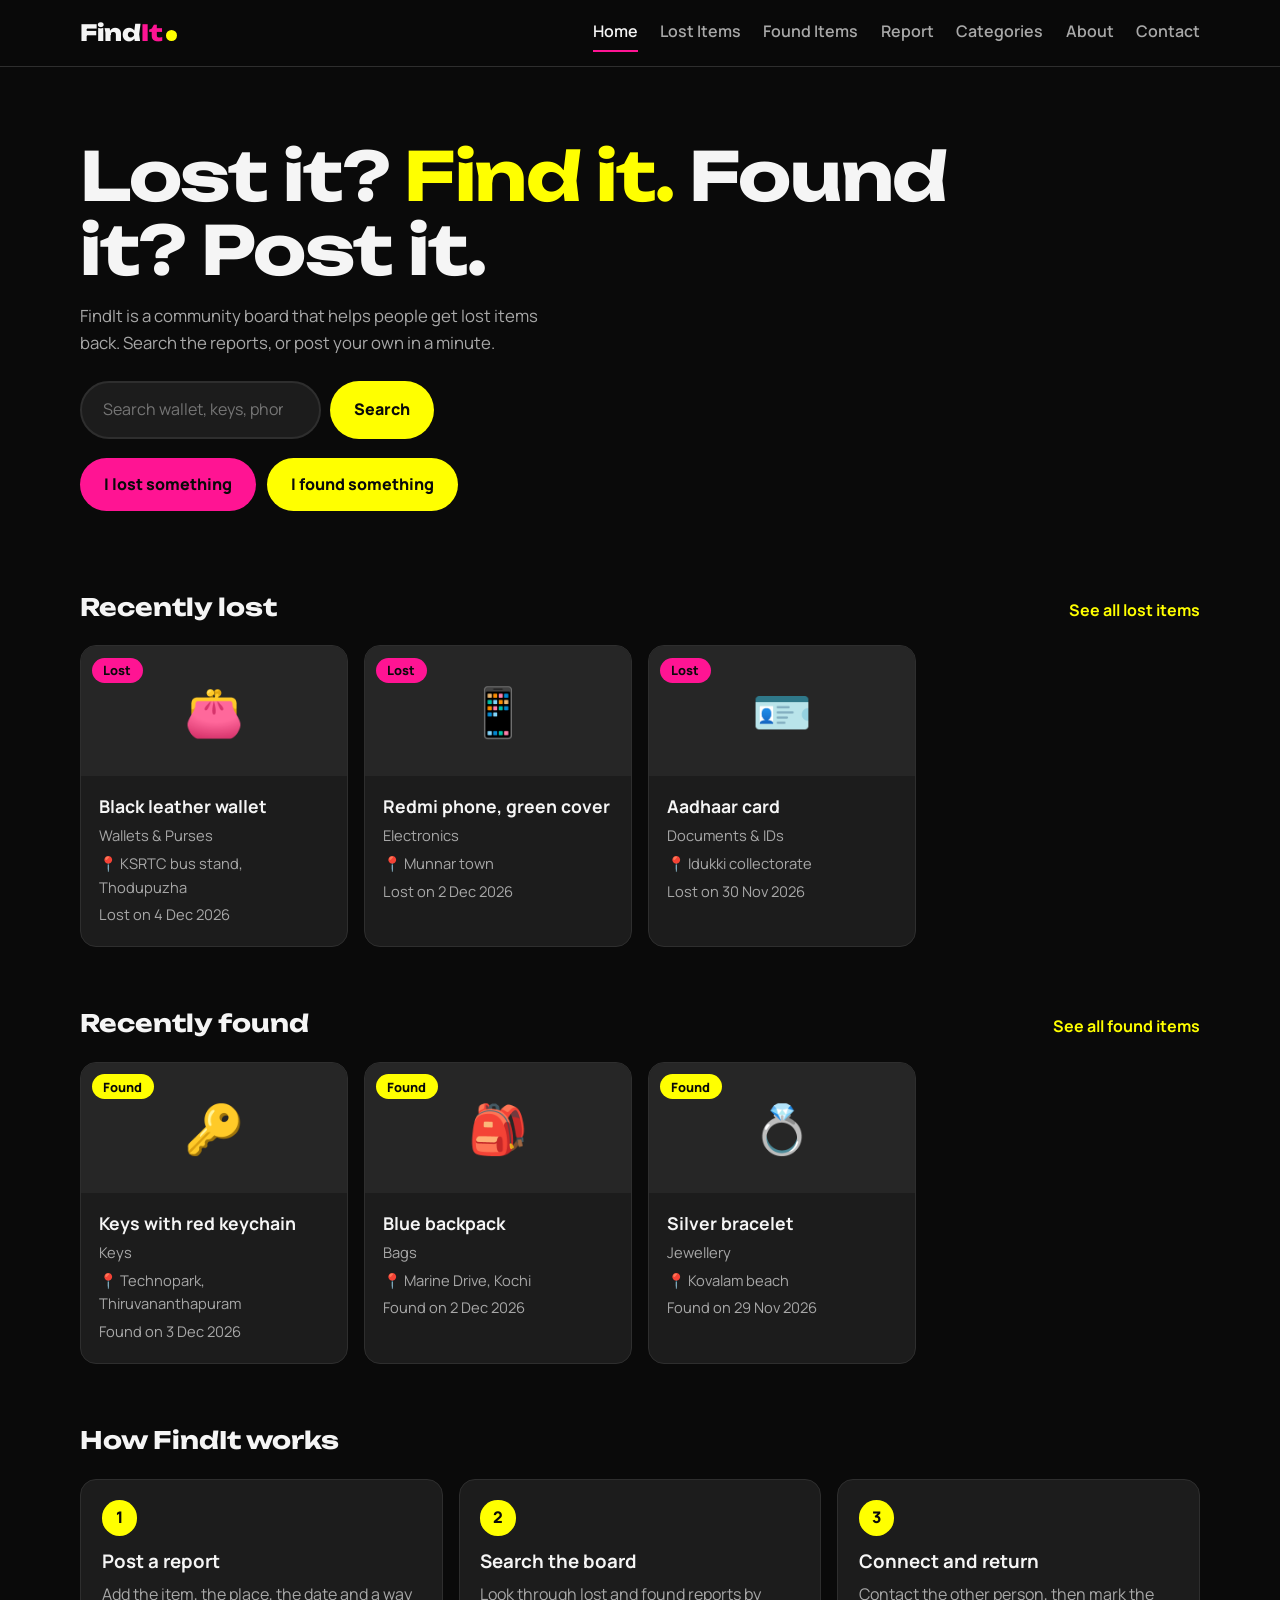
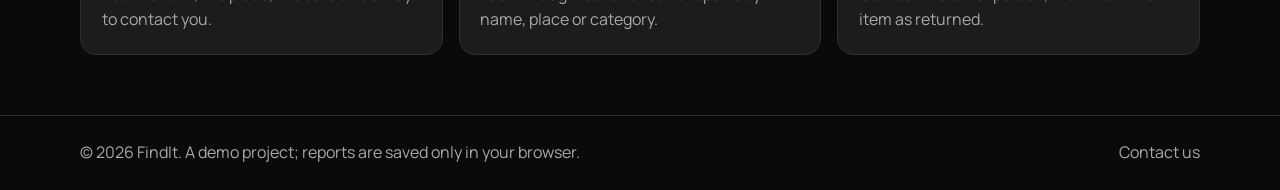
<file: index.html>
<!DOCTYPE html>
<html lang="en">
<head>
<meta charset="UTF-8">
<meta name="viewport" content="width=device-width, initial-scale=1">
<title>FindIt – Lost &amp; Found</title>
<link rel="preconnect" href="https://fonts.googleapis.com">
<link rel="preconnect" href="https://fonts.gstatic.com" crossorigin>
<link href="https://fonts.googleapis.com/css2?family=Manrope:wght@400;600;800&family=Unbounded:wght@600;800&display=swap" rel="stylesheet">
<link rel="stylesheet" href="style.css">
</head>
<body>

<main>
  <section class="hero">
    <div class="wrap">
      <h1>Lost it? <em>Find it.</em> Found it? Post it.</h1>
      <p>FindIt is a community board that helps people get lost items back. Search the reports, or post your own in a minute.</p>
      <form class="searchbar" id="search-form" role="search">
        <input id="search" type="search" placeholder="Search wallet, keys, phone, place…" aria-label="Search items">
        <button class="btn yellow" type="submit">Search</button>
      </form>
      <div class="hero-actions">
        <a class="btn pink" href="report.html?type=Lost">I lost something</a>
        <a class="btn yellow" href="report.html?type=Found">I found something</a>
      </div>
    </div>
  </section>

  <section class="block">
    <div class="wrap">
      <div class="block-head"><h2>Recently lost</h2><a href="lost.html">See all lost items</a></div>
      <ul class="grid" id="recent-lost"></ul>
    </div>
  </section>

  <section class="block">
    <div class="wrap">
      <div class="block-head"><h2>Recently found</h2><a href="found.html">See all found items</a></div>
      <ul class="grid" id="recent-found"></ul>
    </div>
  </section>

  <section class="block">
    <div class="wrap">
      <div class="block-head"><h2>How FindIt works</h2></div>
      <ol class="steps">
        <li><h3>Post a report</h3><p>Add the item, the place, the date and a way to contact you.</p></li>
        <li><h3>Search the board</h3><p>Look through lost and found reports by name, place or category.</p></li>
        <li><h3>Connect and return</h3><p>Contact the other person, then mark the item as returned.</p></li>
      </ol>
    </div>
  </section>
</main>

<script src="script.js"></script>
</body>
</html>
</file>
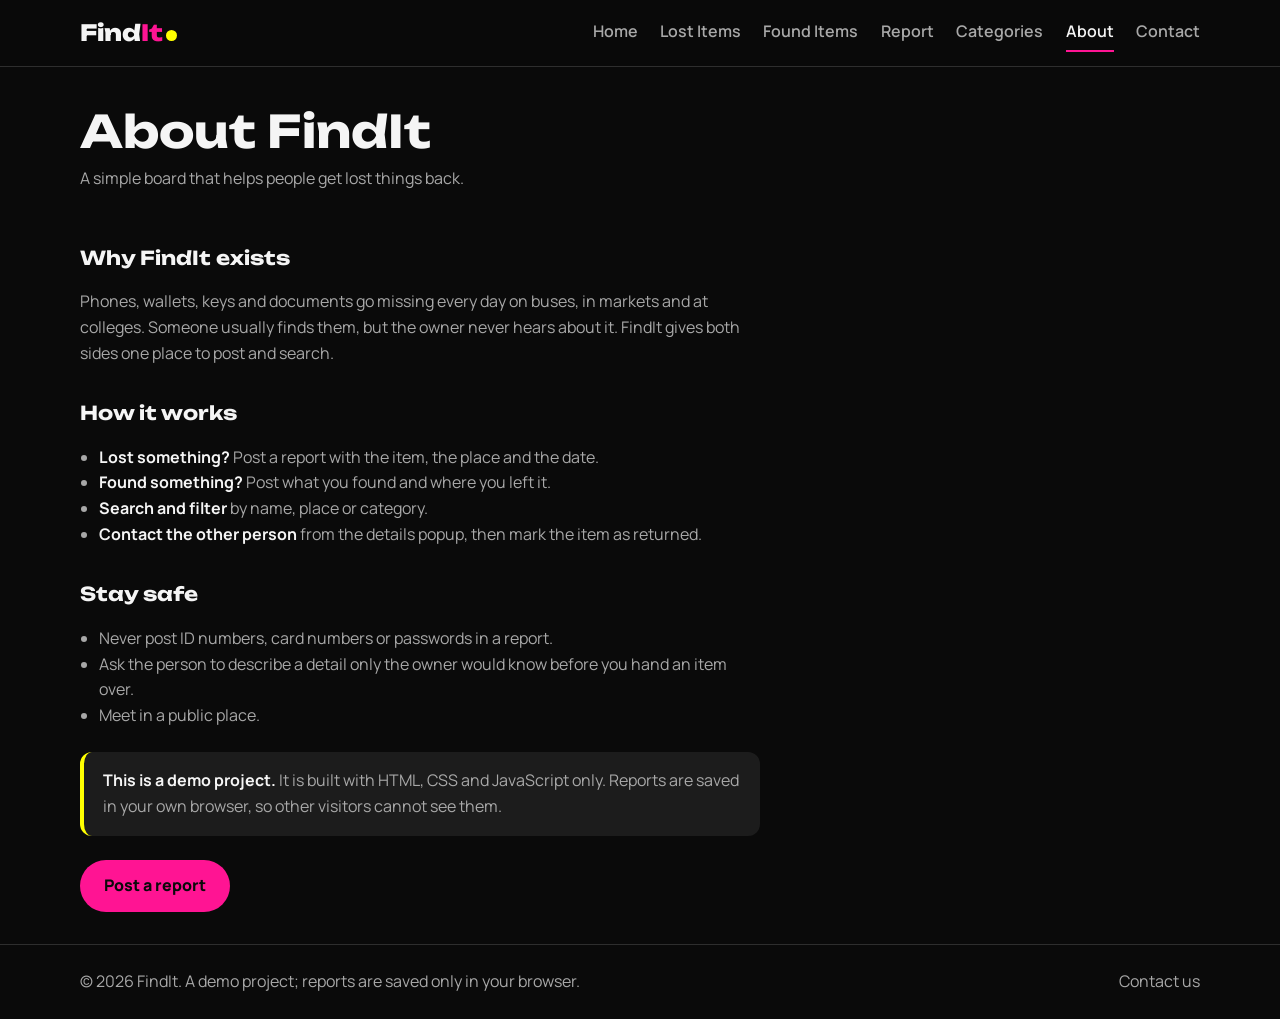
<file: about.html>
<!DOCTYPE html>
<html lang="en">
<head>
<meta charset="UTF-8">
<meta name="viewport" content="width=device-width, initial-scale=1">
<title>About – FindIt</title>
<link rel="preconnect" href="https://fonts.googleapis.com">
<link rel="preconnect" href="https://fonts.gstatic.com" crossorigin>
<link href="https://fonts.googleapis.com/css2?family=Manrope:wght@400;600;800&family=Unbounded:wght@600;800&display=swap" rel="stylesheet">
<link rel="stylesheet" href="style.css">
</head>
<body>

<main class="wrap">
  <div class="page-head">
    <h1>About FindIt</h1>
    <p>A simple board that helps people get lost things back.</p>
  </div>

  <div class="prose">
    <h2>Why FindIt exists</h2>
    <p>Phones, wallets, keys and documents go missing every day on buses, in markets and at colleges. Someone usually finds them, but the owner never hears about it. FindIt gives both sides one place to post and search.</p>

    <h2>How it works</h2>
    <ul>
      <li><strong>Lost something?</strong> Post a report with the item, the place and the date.</li>
      <li><strong>Found something?</strong> Post what you found and where you left it.</li>
      <li><strong>Search and filter</strong> by name, place or category.</li>
      <li><strong>Contact the other person</strong> from the details popup, then mark the item as returned.</li>
    </ul>

    <h2>Stay safe</h2>
    <ul>
      <li>Never post ID numbers, card numbers or passwords in a report.</li>
      <li>Ask the person to describe a detail only the owner would know before you hand an item over.</li>
      <li>Meet in a public place.</li>
    </ul>

    <div class="notice">
      <strong>This is a demo project.</strong> It is built with HTML, CSS and JavaScript only. Reports are saved in your own browser, so other visitors cannot see them.
    </div>

    <p><a class="btn pink" href="report.html">Post a report</a></p>
  </div>
</main>

<script src="script.js"></script>
</body>
</html>
</file>
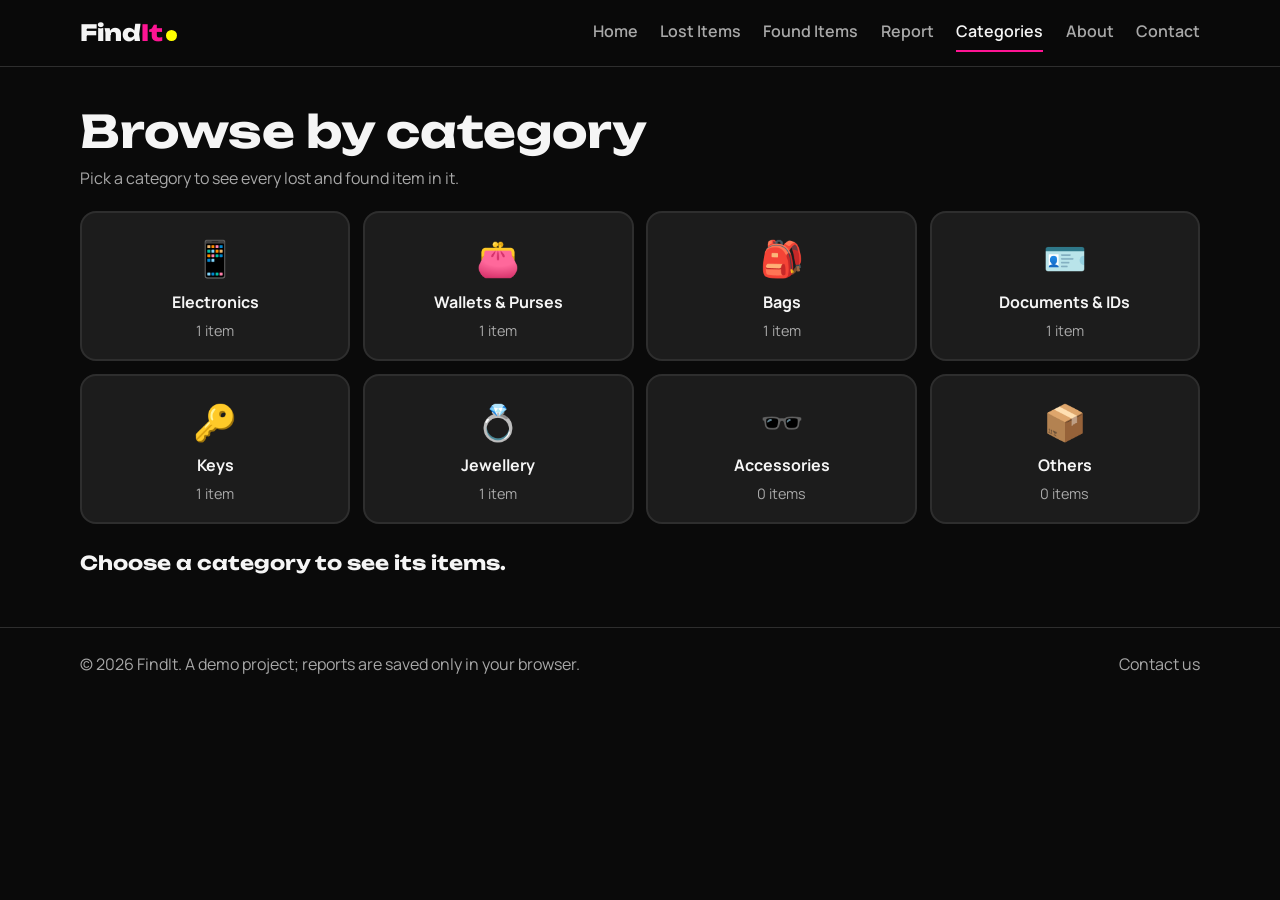
<file: categories.html>
<!DOCTYPE html>
<html lang="en">
<head>
<meta charset="UTF-8">
<meta name="viewport" content="width=device-width, initial-scale=1">
<title>Categories – FindIt</title>
<link rel="preconnect" href="https://fonts.googleapis.com">
<link rel="preconnect" href="https://fonts.gstatic.com" crossorigin>
<link href="https://fonts.googleapis.com/css2?family=Manrope:wght@400;600;800&family=Unbounded:wght@600;800&display=swap" rel="stylesheet">
<link rel="stylesheet" href="style.css">
</head>
<body>

<main class="wrap">
  <div class="page-head">
    <h1>Browse by category</h1>
    <p>Pick a category to see every lost and found item in it.</p>
  </div>

  <div class="cat-grid" id="cat-tiles"></div>

  <h2 class="cat-heading" id="cat-heading" aria-live="polite"></h2>
  <ul class="grid" id="cat-results"></ul>
</main>

<script src="script.js"></script>
</body>
</html>
</file>
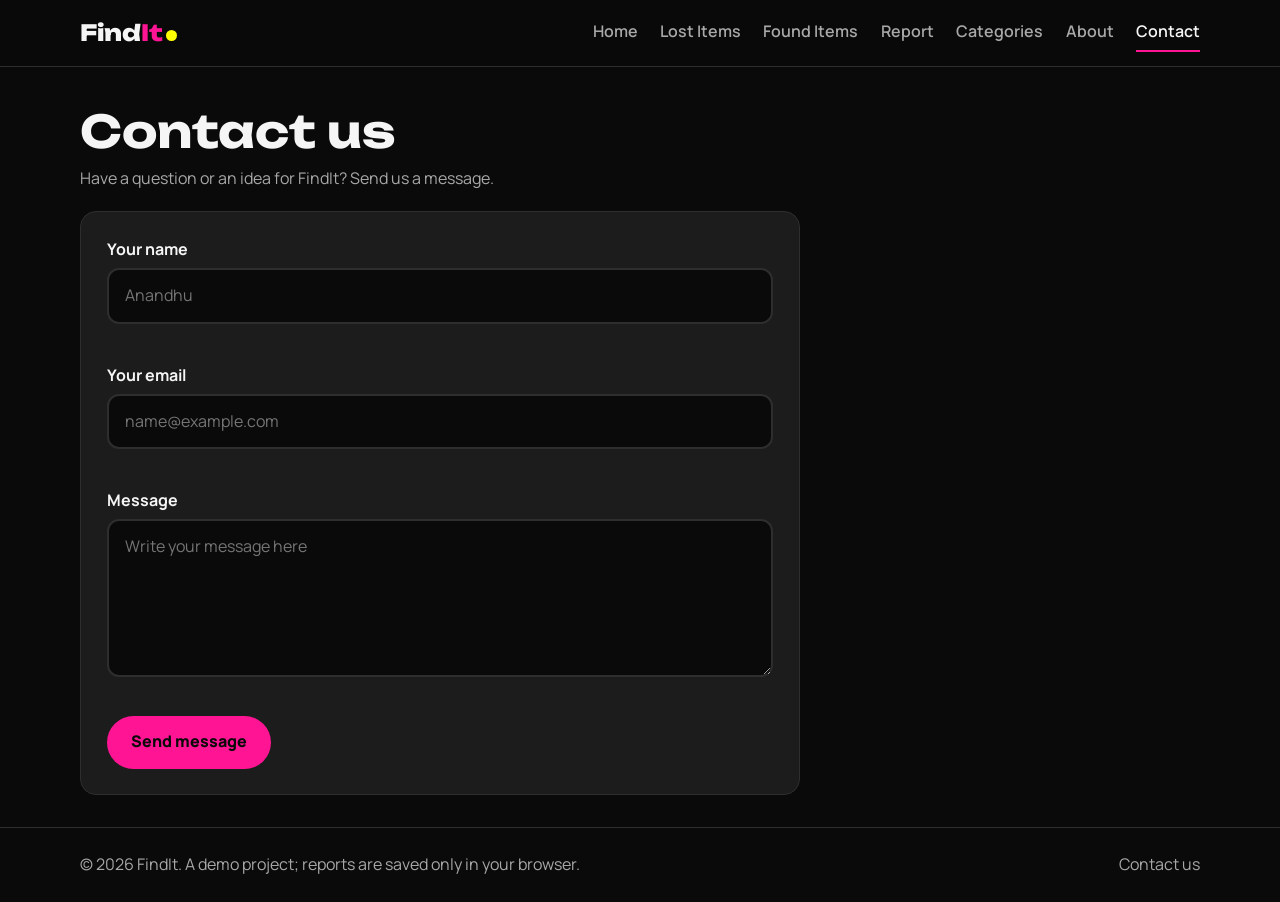
<file: contact.html>
<!DOCTYPE html>
<html lang="en">
<head>
<meta charset="UTF-8">
<meta name="viewport" content="width=device-width, initial-scale=1">
<title>Contact – FindIt</title>
<link rel="preconnect" href="https://fonts.googleapis.com">
<link rel="preconnect" href="https://fonts.gstatic.com" crossorigin>
<link href="https://fonts.googleapis.com/css2?family=Manrope:wght@400;600;800&family=Unbounded:wght@600;800&display=swap" rel="stylesheet">
<link rel="stylesheet" href="style.css">
</head>
<body>

<main class="wrap">
  <div class="page-head">
    <h1>Contact us</h1>
    <p>Have a question or an idea for FindIt? Send us a message.</p>
  </div>

  <form class="form-card" id="contact-form" novalidate>
    <div class="field" id="g-name">
      <label for="name">Your name</label>
      <input type="text" id="name" maxlength="60" placeholder="Anandhu">
      <span class="msg" data-for="name"></span>
    </div>

    <div class="field" id="g-email">
      <label for="email">Your email</label>
      <input type="email" id="email" maxlength="80" placeholder="name@example.com">
      <span class="msg" data-for="email"></span>
    </div>

    <div class="field" id="g-message">
      <label for="message">Message</label>
      <textarea id="message" rows="5" maxlength="500" placeholder="Write your message here"></textarea>
      <span class="msg" data-for="message"></span>
    </div>

    <button type="submit" class="btn pink">Send message</button>
  </form>

  <div class="success" id="success" role="status" hidden></div>
</main>

<script src="script.js"></script>
<script>
  const $ = id => document.getElementById(id);

  function setError(id, text) {
    document.querySelector('.msg[data-for="' + id + '"]').textContent = text;
    $("g-" + id).classList.toggle("invalid", Boolean(text));
  }

  $("contact-form").addEventListener("submit", e => {
    e.preventDefault();
    const name = $("name").value.trim();
    const email = $("email").value.trim();
    const message = $("message").value.trim();
    let ok = true;

    if (name.length < 2) { setError("name", "Enter your name."); ok = false; } else setError("name", "");
    if (!/^[^\s@]+@[^\s@]+\.[^\s@]+$/.test(email)) { setError("email", "Enter a valid email address."); ok = false; } else setError("email", "");
    if (message.length < 10) { setError("message", "Write at least 10 characters."); ok = false; } else setError("message", "");
    if (!ok) { document.querySelector(".invalid input, .invalid textarea").focus(); return; }

    /* Demo: the message is saved in this browser only. A real site needs a server to send it. */
    try {
      const saved = JSON.parse(localStorage.getItem("findit-messages") || "[]");
      saved.push({ name, email, message, date: new Date().toISOString() });
      localStorage.setItem("findit-messages", JSON.stringify(saved));
    } catch (err) { /* ignore */ }

    const box = $("success");
    box.hidden = false;
    box.replaceChildren();
    const title = document.createElement("strong");
    title.textContent = "Thank you, " + name + ".";
    box.append(title, " Your message was received. This demo site saves it in your browser only.");
    $("contact-form").reset();
    box.scrollIntoView({ behavior: "smooth", block: "center" });
  });
</script>
</body>
</html>
</file>
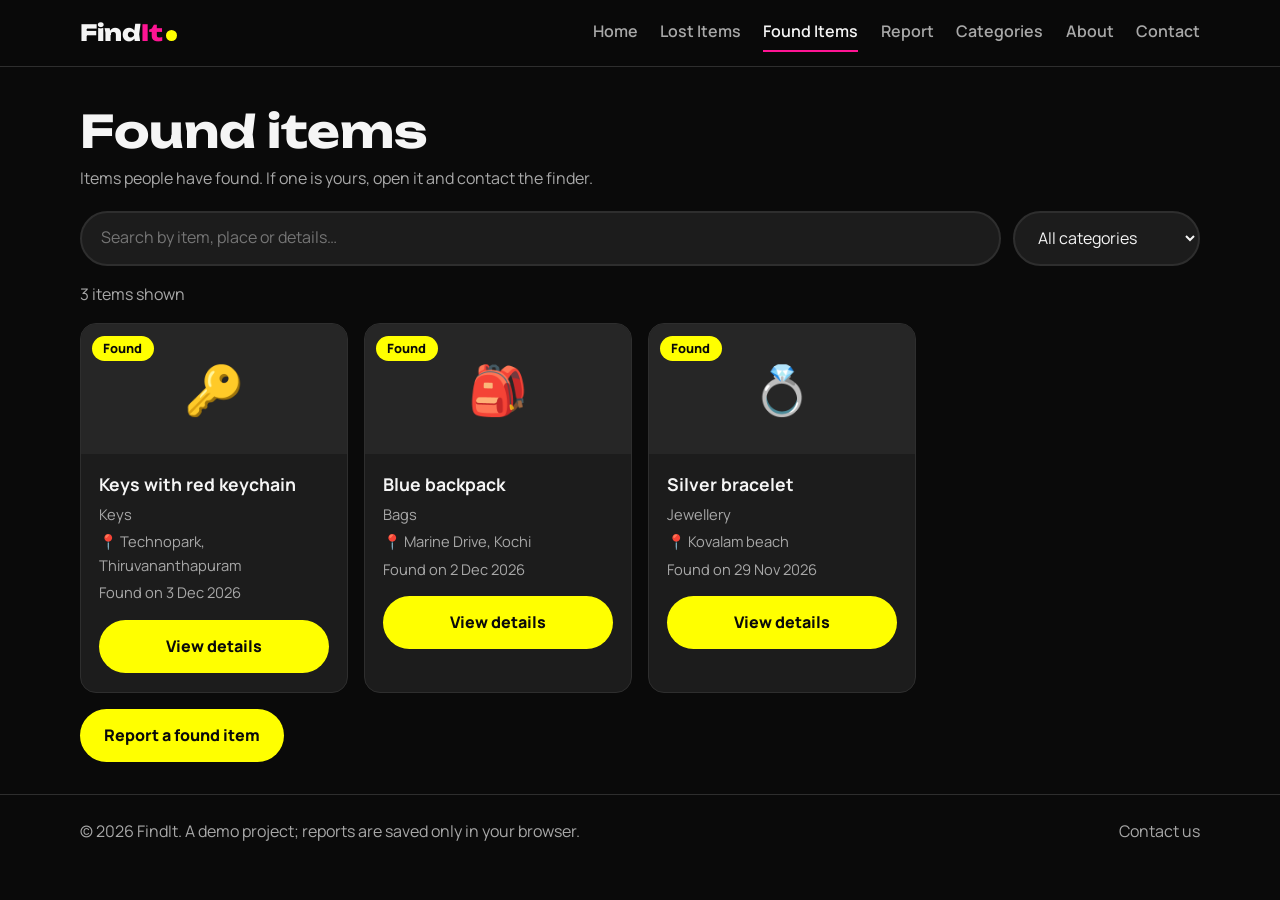
<file: found.html>
<!DOCTYPE html>
<html lang="en">
<head>
<meta charset="UTF-8">
<meta name="viewport" content="width=device-width, initial-scale=1">
<title>Found Items – FindIt</title>
<link rel="preconnect" href="https://fonts.googleapis.com">
<link rel="preconnect" href="https://fonts.gstatic.com" crossorigin>
<link href="https://fonts.googleapis.com/css2?family=Manrope:wght@400;600;800&family=Unbounded:wght@600;800&display=swap" rel="stylesheet">
<link rel="stylesheet" href="style.css">
</head>
<body data-type="Found">

<main class="wrap">
  <div class="page-head">
    <h1>Found items</h1>
    <p>Items people have found. If one is yours, open it and contact the finder.</p>
  </div>

  <div class="toolbar">
    <input id="list-search" type="search" placeholder="Search by item, place or details…" aria-label="Search found items">
    <select id="list-category" aria-label="Filter by category">
      <option value="all">All categories</option>
    </select>
  </div>
  <p class="list-count" id="list-count" aria-live="polite"></p>
  <ul class="grid" id="list"></ul>
  <p><a class="btn yellow" href="report.html?type=Found">Report a found item</a></p>
</main>

<script src="script.js"></script>
</body>
</html>
</file>
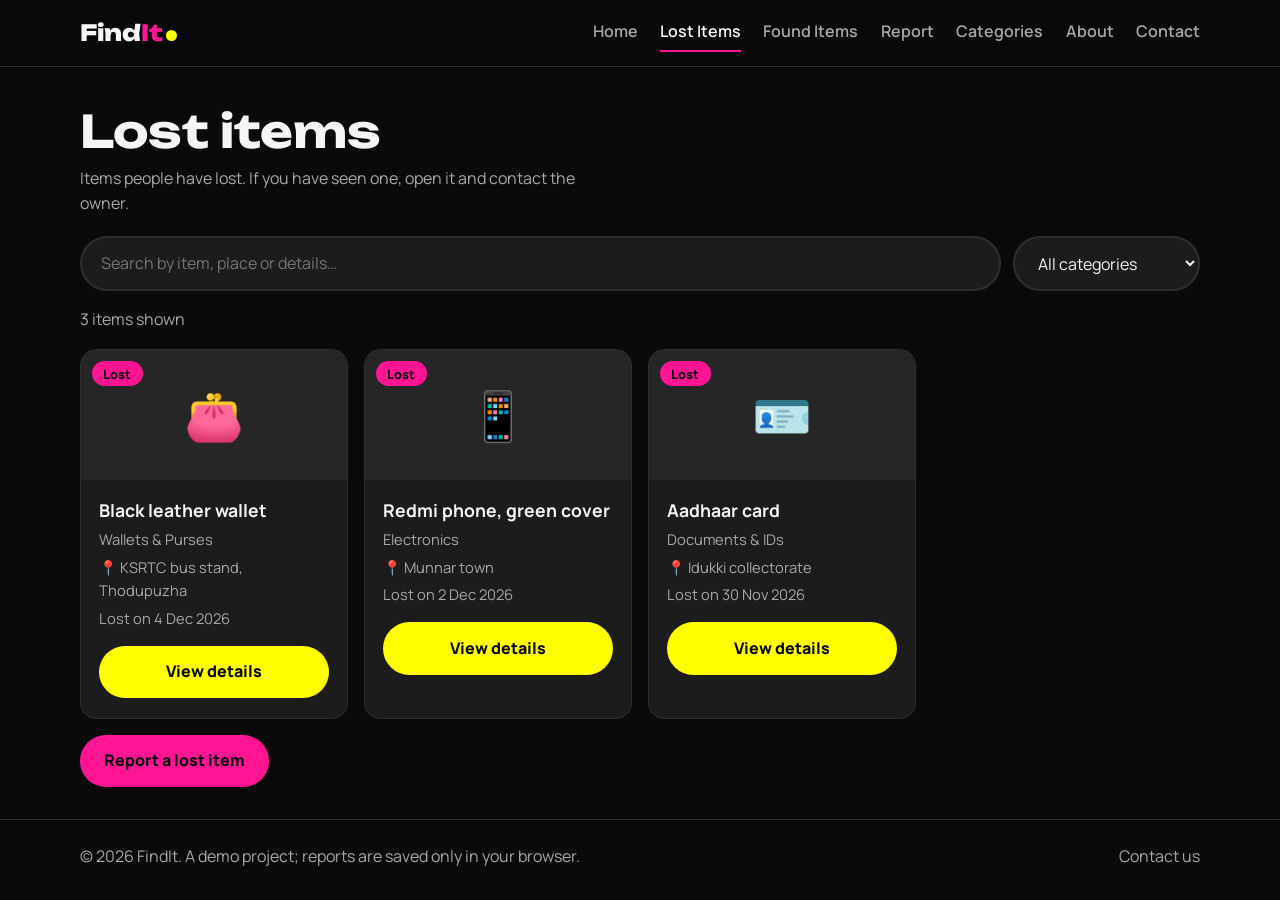
<file: lost.html>
<!DOCTYPE html>
<html lang="en">
<head>
<meta charset="UTF-8">
<meta name="viewport" content="width=device-width, initial-scale=1">
<title>Lost Items – FindIt</title>
<link rel="preconnect" href="https://fonts.googleapis.com">
<link rel="preconnect" href="https://fonts.gstatic.com" crossorigin>
<link href="https://fonts.googleapis.com/css2?family=Manrope:wght@400;600;800&family=Unbounded:wght@600;800&display=swap" rel="stylesheet">
<link rel="stylesheet" href="style.css">
</head>
<body data-type="Lost">

<main class="wrap">
  <div class="page-head">
    <h1>Lost items</h1>
    <p>Items people have lost. If you have seen one, open it and contact the owner.</p>
  </div>

  <div class="toolbar">
    <input id="list-search" type="search" placeholder="Search by item, place or details…" aria-label="Search lost items">
    <select id="list-category" aria-label="Filter by category">
      <option value="all">All categories</option>
    </select>
  </div>
  <p class="list-count" id="list-count" aria-live="polite"></p>
  <ul class="grid" id="list"></ul>
  <p><a class="btn pink" href="report.html?type=Lost">Report a lost item</a></p>
</main>

<script src="script.js"></script>
</body>
</html>
</file>
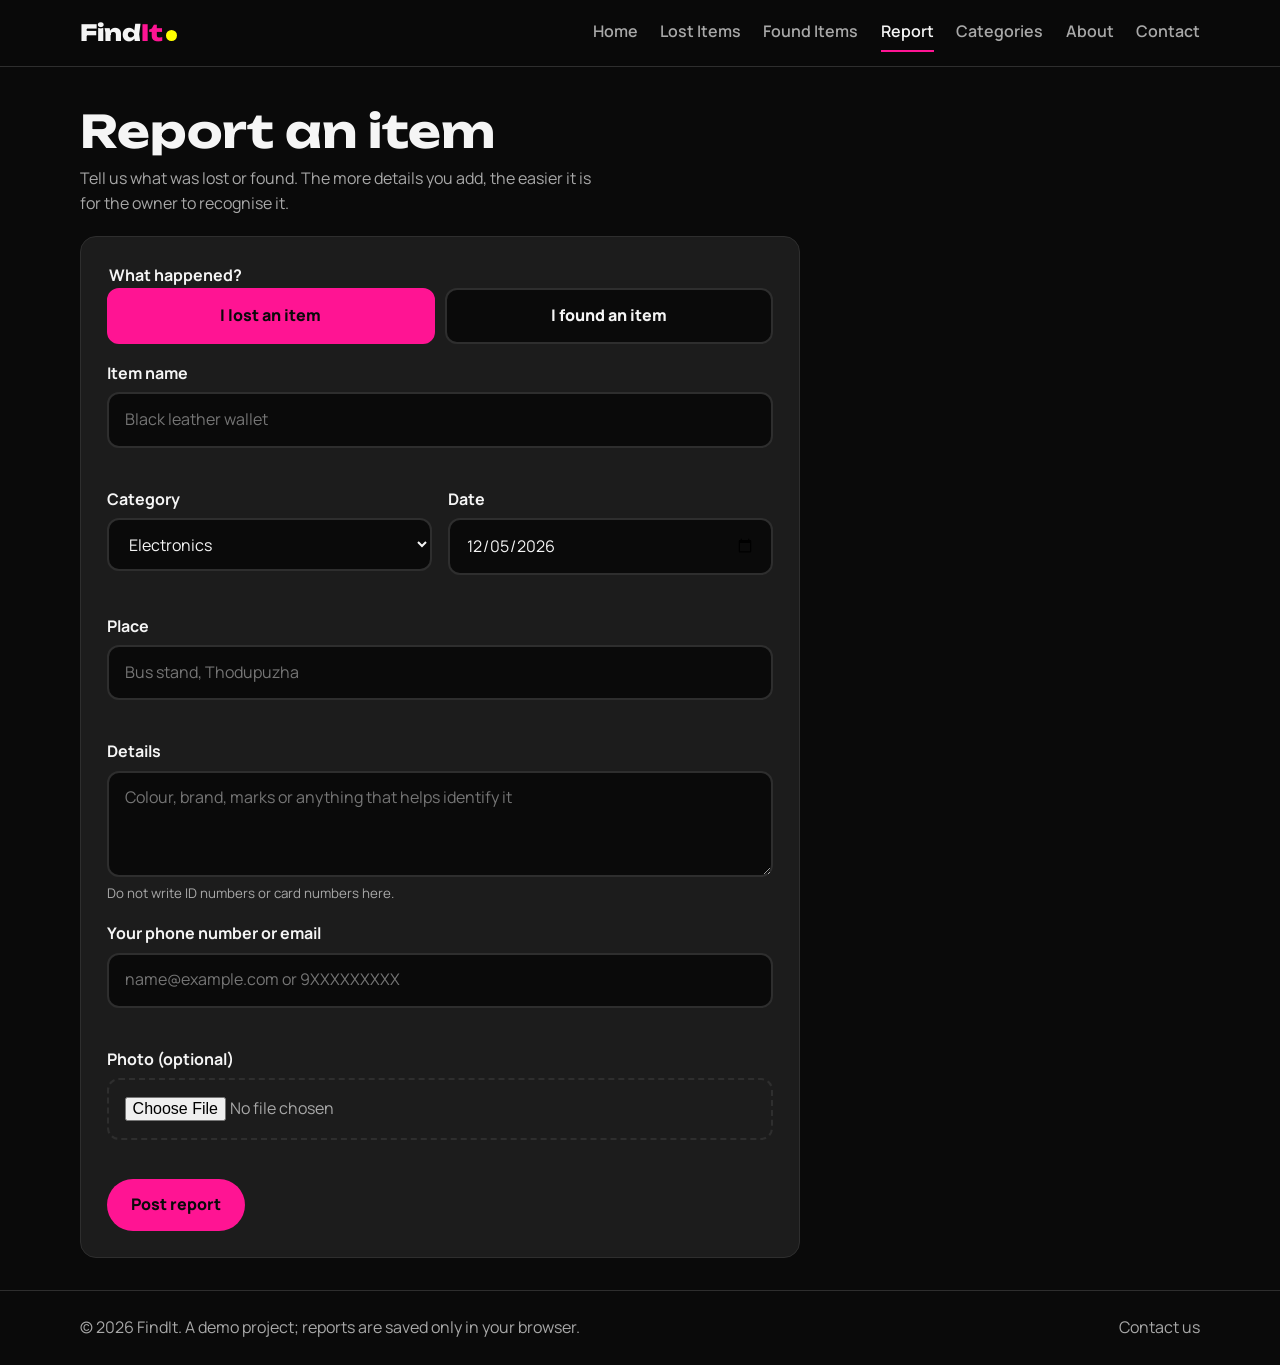
<file: report.html>
<!DOCTYPE html>
<html lang="en">
<head>
<meta charset="UTF-8">
<meta name="viewport" content="width=device-width, initial-scale=1">
<title>Report an Item – FindIt</title>
<link rel="preconnect" href="https://fonts.googleapis.com">
<link rel="preconnect" href="https://fonts.gstatic.com" crossorigin>
<link href="https://fonts.googleapis.com/css2?family=Manrope:wght@400;600;800&family=Unbounded:wght@600;800&display=swap" rel="stylesheet">
<link rel="stylesheet" href="style.css">
</head>
<body>

<main class="wrap">
  <div class="page-head">
    <h1>Report an item</h1>
    <p>Tell us what was lost or found. The more details you add, the easier it is for the owner to recognise it.</p>
  </div>

  <form class="form-card" id="report-form" novalidate>
    <fieldset class="field">
      <legend>What happened?</legend>
      <div class="toggle">
        <input type="radio" name="type" id="t-lost" value="Lost" checked>
        <label for="t-lost">I lost an item</label>
        <input type="radio" name="type" id="t-found" value="Found">
        <label for="t-found">I found an item</label>
      </div>
    </fieldset>

    <div class="field" id="g-title">
      <label for="title">Item name</label>
      <input type="text" id="title" maxlength="60" placeholder="Black leather wallet">
      <span class="msg" data-for="title"></span>
    </div>

    <div class="two">
      <div class="field" id="g-category">
        <label for="category">Category</label>
        <select id="category"></select>
      </div>
      <div class="field" id="g-date">
        <label for="date">Date</label>
        <input type="date" id="date">
        <span class="msg" data-for="date"></span>
      </div>
    </div>

    <div class="field" id="g-location">
      <label for="location">Place</label>
      <input type="text" id="location" maxlength="80" placeholder="Bus stand, Thodupuzha">
      <span class="msg" data-for="location"></span>
    </div>

    <div class="field">
      <label for="desc">Details</label>
      <textarea id="desc" rows="3" maxlength="200" placeholder="Colour, brand, marks or anything that helps identify it"></textarea>
      <small>Do not write ID numbers or card numbers here.</small>
    </div>

    <div class="field" id="g-contact">
      <label for="contact">Your phone number or email</label>
      <input type="text" id="contact" maxlength="60" placeholder="name@example.com or 9XXXXXXXXX">
      <span class="msg" data-for="contact"></span>
    </div>

    <div class="field" id="g-image">
      <label for="image">Photo (optional)</label>
      <div class="upload">
        <input type="file" id="image" accept="image/*">
        <img id="preview" class="preview" alt="Preview of the selected photo">
      </div>
      <span class="msg" data-for="image"></span>
    </div>

    <button type="submit" class="btn pink" id="submit">Post report</button>
  </form>
</main>

<div class="toast" id="toast" role="status" aria-live="polite"></div>

<script src="script.js"></script>
<script>
  const $ = id => document.getElementById(id);
  const form = $("report-form");
  let imageData = "";   // the resized photo, saved as text

  /* Fill the category list and today's date */
  Object.keys(CATEGORY_ICONS).forEach(c => $("category").add(new Option(c, c)));
  $("date").value = daysAgo(0);
  $("date").max = daysAgo(0);

  /* Home page buttons send ?type=Lost or ?type=Found */
  const wanted = new URLSearchParams(location.search).get("type");
  if (wanted === "Found") $("t-found").checked = true;

  /* ---------- Photo preview (resized so it fits in browser storage) ---------- */
  $("image").addEventListener("change", e => {
    const file = e.target.files[0];
    setError("image", "");
    imageData = "";
    $("preview").classList.remove("show");
    if (!file) return;
    if (!file.type.startsWith("image/")) { setError("image", "Please choose an image file."); return; }
    if (file.size > 8 * 1024 * 1024) { setError("image", "Image is too large. Choose one under 8 MB."); return; }

    const reader = new FileReader();
    reader.onload = () => {
      const img = new Image();
      img.onload = () => {
        const max = 480;
        const scale = Math.min(1, max / Math.max(img.width, img.height));
        const canvas = document.createElement("canvas");
        canvas.width = Math.round(img.width * scale);
        canvas.height = Math.round(img.height * scale);
        canvas.getContext("2d").drawImage(img, 0, 0, canvas.width, canvas.height);
        imageData = canvas.toDataURL("image/jpeg", 0.7);
        $("preview").src = imageData;
        $("preview").classList.add("show");
      };
      img.onerror = () => setError("image", "This image could not be read. Try another one.");
      img.src = reader.result;
    };
    reader.readAsDataURL(file);
  });

  /* ---------- Validation ---------- */
  function setError(id, text) {
    const box = document.querySelector('.msg[data-for="' + id + '"]');
    if (box) box.textContent = text;
    const group = $("g-" + id);
    if (group) group.classList.toggle("invalid", Boolean(text));
  }

  function validate() {
    let ok = true;
    const title = $("title").value.trim();
    const place = $("location").value.trim();
    const contact = $("contact").value.trim();
    const date = $("date").value;

    const isEmail = /^[^\s@]+@[^\s@]+\.[^\s@]+$/.test(contact);
    const isPhone = /^\+?[0-9 ()-]{10,15}$/.test(contact);

    if (title.length < 3) { setError("title", "Enter the item name (at least 3 letters)."); ok = false; } else setError("title", "");
    if (!date) { setError("date", "Choose a date."); ok = false; } else if (date > daysAgo(0)) { setError("date", "The date cannot be in the future."); ok = false; } else setError("date", "");
    if (place.length < 3) { setError("location", "Enter the place."); ok = false; } else setError("location", "");
    if (!isEmail && !isPhone) { setError("contact", "Enter a valid email or a 10-digit phone number."); ok = false; } else setError("contact", "");
    return ok;
  }

  /* ---------- Toast message ---------- */
  function toast(text) {
    const t = $("toast");
    t.textContent = text;
    t.classList.add("show");
    setTimeout(() => t.classList.remove("show"), 2500);
  }

  /* ---------- Save the report ---------- */
  form.addEventListener("submit", e => {
    e.preventDefault();
    if (!validate()) {
      const firstBad = form.querySelector(".invalid input, .invalid select");
      if (firstBad) firstBad.focus();
      return;
    }
    const type = form.querySelector('input[name="type"]:checked').value;
    const items = getItems();
    items.push({
      id: Date.now(),
      type: type,
      title: $("title").value.trim(),
      category: $("category").value,
      location: $("location").value.trim(),
      date: $("date").value,
      desc: $("desc").value.trim(),
      contact: $("contact").value.trim(),
      image: imageData,
      returned: false
    });
    saveItems(items);
    $("submit").disabled = true;
    toast(type + " report posted. Taking you to the home page…");
    setTimeout(() => { location.href = "index.html"; }, 1800);
  });
</script>
</body>
</html>
</file>
<file: style.css>
/* FindIt – shared styles (mobile-first) */
:root {
  --black: #0a0a0a;
  --card: #1c1c1c;
  --line: #2e2e2e;
  --white: #f5f5f5;
  --muted: #a8a8a8;
  --pink: #ff1493;
  --yellow: #ffff00;
  --radius: 16px;
  --display: "Unbounded", "Segoe UI", system-ui, sans-serif;
  --body: "Manrope", "Segoe UI", system-ui, sans-serif;
}
* { box-sizing: border-box; }
html { scroll-behavior: smooth; }
body { margin: 0; background: var(--black); color: var(--white); font-family: var(--body); line-height: 1.6; }
img { max-width: 100%; display: block; }
a { color: inherit; text-decoration: none; }
button, input, select, textarea { font: inherit; }
:focus-visible { outline: 3px solid var(--yellow); outline-offset: 3px; }
.wrap { width: min(1120px, 100% - 2rem); margin-inline: auto; }

/* ---------- Navigation: phone menu first ---------- */
.nav { position: sticky; top: 0; z-index: 10; background: rgba(10,10,10,.92); backdrop-filter: blur(8px); border-bottom: 1px solid var(--line); }
.nav .wrap { display: flex; align-items: center; justify-content: space-between; height: 66px; }
.logo { font-family: var(--display); font-weight: 800; font-size: 1.4rem; }
.logo span { color: var(--pink); }
.logo i { display: inline-block; width: .5em; height: .5em; background: var(--yellow); border-radius: 50%; margin-left: 3px; }
.menu-btn { background: none; border: 1.5px solid var(--line); color: var(--white); border-radius: 10px; padding: .5rem 1rem; min-height: 44px; cursor: pointer; }
.links { display: none; position: absolute; top: 66px; left: 0; right: 0; flex-direction: column; list-style: none; margin: 0; padding: .5rem 1rem 1rem; background: var(--black); border-bottom: 1px solid var(--line); }
.links.open { display: flex; }
.links a { display: block; padding: .8rem 0; color: var(--muted); font-weight: 600; }
.links a:hover, .links a.active { color: var(--white); }

/* ---------- Buttons ---------- */
.btn { display: inline-block; border: 0; border-radius: 999px; padding: .85rem 1.5rem; min-height: 44px; font-weight: 800; text-align: center; cursor: pointer; transition: transform .15s, box-shadow .15s; }
.btn:hover { transform: translateY(-2px); }
.btn.pink { background: var(--pink); color: var(--black); }
.btn.pink:hover { box-shadow: 0 0 22px rgba(255,20,147,.55); }
.btn.yellow { background: var(--yellow); color: var(--black); }
.btn.yellow:hover { box-shadow: 0 0 22px rgba(255,255,0,.4); }

/* ---------- Hero ---------- */
.hero { padding: 2.5rem 0 2rem; }
.hero h1 { font-family: var(--display); font-size: clamp(1.9rem, 7vw, 4.2rem); line-height: 1.1; margin: 0 0 1rem; letter-spacing: -.02em; max-width: 15ch; }
.hero h1 em { font-style: normal; color: var(--yellow); }
.hero p { color: var(--muted); font-size: 1.05rem; max-width: 50ch; margin: 0 0 1.5rem; }
.searchbar { display: flex; flex-direction: column; gap: .6rem; max-width: 620px; margin-bottom: 1.2rem; }
.searchbar input { min-width: 0; min-height: 48px; padding: .9rem 1.3rem; border-radius: 999px; border: 2px solid var(--line); background: var(--card); color: var(--white); }
.searchbar input:focus { border-color: var(--pink); outline: none; box-shadow: 0 0 0 3px rgba(255,20,147,.3); }
.hero-actions { display: flex; flex-direction: column; gap: .7rem; }

/* ---------- Sections ---------- */
section.block { padding: 1.8rem 0; }
.block-head { display: flex; flex-wrap: wrap; align-items: baseline; justify-content: space-between; gap: .4rem 1rem; margin-bottom: 1.2rem; }
.block-head h2 { font-family: var(--display); font-size: 1.3rem; margin: 0; }
.block-head a { color: var(--yellow); font-weight: 700; }

/* ---------- Item cards: 1 column on phones ---------- */
.grid { display: grid; gap: 1rem; grid-template-columns: 1fr; list-style: none; margin: 0; padding: 0; }
.item { background: var(--card); border: 1px solid var(--line); border-radius: var(--radius); overflow: hidden; display: flex; flex-direction: column; transition: border-color .2s, box-shadow .2s; }
.item:hover { border-color: var(--pink); box-shadow: 0 0 20px rgba(255,20,147,.25); }
.thumb { height: 130px; display: grid; place-items: center; font-size: 3rem; background: #262626; position: relative; overflow: hidden; }
.thumb img { width: 100%; height: 100%; object-fit: cover; }
.pill { position: absolute; top: .7rem; left: .7rem; font-size: .8rem; font-weight: 800; padding: .15rem .7rem; border-radius: 999px; }
.pill.lost { background: var(--pink); color: var(--black); }
.pill.found { background: var(--yellow); color: var(--black); }
.item-body { padding: 1rem 1.1rem 1.2rem; display: flex; flex-direction: column; gap: .25rem; }
.item h3 { margin: 0; font-size: 1.1rem; }
.item p { margin: 0; color: var(--muted); font-size: .92rem; }
.empty { border: 2px dashed var(--line); border-radius: var(--radius); padding: 2rem 1rem; text-align: center; color: var(--muted); }

/* ---------- How it works ---------- */
.steps { display: grid; gap: 1rem; grid-template-columns: 1fr; list-style: none; margin: 0; padding: 0; counter-reset: step; }
.steps li { counter-increment: step; background: var(--card); border: 1px solid var(--line); border-radius: var(--radius); padding: 1.3rem; }
.steps li::before { content: counter(step); display: grid; place-items: center; width: 2.2rem; height: 2.2rem; border-radius: 50%; background: var(--yellow); color: var(--black); font-weight: 800; margin-bottom: .7rem; }
.steps h3 { margin: 0 0 .3rem; }
.steps p { margin: 0; color: var(--muted); }

/* ---------- Footer ---------- */
.footer { border-top: 1px solid var(--line); margin-top: 2rem; padding: 1.5rem 0; color: var(--muted); }
.footer .wrap { display: flex; flex-direction: column; gap: .5rem; }
.footer a:hover { color: var(--pink); }

/* =========================================================
   Tablets (600px and wider)
   ========================================================= */
@media (min-width: 600px) {
  .searchbar { flex-direction: row; }
  .hero-actions { flex-direction: row; flex-wrap: wrap; }
  .grid { grid-template-columns: repeat(2, 1fr); }
  .steps { grid-template-columns: repeat(3, 1fr); }
  .footer .wrap { flex-direction: row; justify-content: space-between; }
}

/* =========================================================
   Laptops and desktops (900px and wider)
   ========================================================= */
@media (min-width: 900px) {
  .menu-btn { display: none; }
  .links { display: flex; position: static; flex-direction: row; gap: 1.4rem; padding: 0; border: 0; background: none; }
  .links a { padding: .3rem 0; border-bottom: 2px solid transparent; }
  .links a:hover, .links a.active { border-color: var(--pink); }
  .hero { padding: 4.5rem 0 3rem; }
  .grid { grid-template-columns: repeat(3, 1fr); }
  .block-head h2 { font-size: 1.5rem; }
}

/* Large screens (1200px and wider) */
@media (min-width: 1200px) {
  .grid { grid-template-columns: repeat(4, 1fr); }
}

/* Respect people who turn off animations */
@media (prefers-reduced-motion: reduce) {
  * { transition: none !important; scroll-behavior: auto !important; }
}


/* ---------- Report page ---------- */
.page-head { padding: 2.5rem 0 1.2rem; }
.page-head h1 { font-family: var(--display); font-size: clamp(1.7rem, 5vw, 2.8rem); line-height: 1.1; margin: 0 0 .6rem; }
.page-head p { color: var(--muted); margin: 0; max-width: 52ch; }
.form-card { background: var(--card); border: 1px solid var(--line); border-radius: var(--radius); padding: 1.3rem; max-width: 720px; margin-bottom: 2rem; }
.field { display: flex; flex-direction: column; gap: .35rem; margin-bottom: 1.1rem; }
.field > label, .field > legend { font-weight: 700; }
.field small { color: var(--muted); }
.field input[type="text"], .field input[type="date"], .field select, .field textarea {
  padding: .8rem 1rem; border-radius: 12px; border: 2px solid var(--line); background: var(--black); color: var(--white);
}
.field input:focus, .field select:focus, .field textarea:focus { border-color: var(--pink); outline: none; box-shadow: 0 0 0 3px rgba(255,20,147,.3); }
.field.invalid input, .field.invalid select, .field.invalid textarea { border-color: var(--yellow); }
.msg { color: var(--yellow); font-weight: 600; font-size: .9rem; min-height: 1.1em; }
.two { display: grid; grid-template-columns: 1fr; gap: 0 1rem; }
fieldset.field { border: 0; padding: 0; margin: 0 0 1.1rem; min-width: 0; }
.toggle { display: grid; grid-template-columns: 1fr 1fr; gap: .6rem; }
.toggle input { position: absolute; opacity: 0; }
.toggle label { text-align: center; padding: .8rem; border-radius: 12px; border: 2px solid var(--line); cursor: pointer; font-weight: 800; background: var(--black); }
.toggle input:checked + label[for="t-lost"] { background: var(--pink); border-color: var(--pink); color: var(--black); }
.toggle input:checked + label[for="t-found"] { background: var(--yellow); border-color: var(--yellow); color: var(--black); }
.toggle input:focus-visible + label { outline: 3px solid var(--white); outline-offset: 2px; }
.upload { border: 2px dashed var(--line); border-radius: 12px; padding: 1rem; display: flex; align-items: center; gap: 1rem; flex-wrap: wrap; }
.upload input { color: var(--muted); max-width: 100%; }
.preview { display: none; max-width: 160px; max-height: 120px; border-radius: 10px; border: 2px solid var(--pink); object-fit: cover; }
.preview.show { display: block; }
.toast { position: fixed; left: 50%; bottom: 1.5rem; transform: translateX(-50%) translateY(20px); opacity: 0; pointer-events: none;
  background: var(--yellow); color: var(--black); font-weight: 800; padding: .9rem 1.4rem; border-radius: 999px; transition: opacity .25s, transform .25s; z-index: 20; max-width: calc(100% - 2rem); text-align: center; }
.toast.show { opacity: 1; transform: translateX(-50%) translateY(0); }
@media (min-width: 600px) {
  .form-card { padding: 1.6rem; }
  .two { grid-template-columns: 1fr 1fr; }
}


/* ---------- Lost and Found list pages ---------- */
.toolbar { display: flex; flex-direction: column; gap: .7rem; margin-bottom: 1rem; }
.toolbar input, .toolbar select {
  min-height: 48px; padding: .8rem 1.2rem; border-radius: 999px;
  border: 2px solid var(--line); background: var(--card); color: var(--white);
}
.toolbar input:focus, .toolbar select:focus { border-color: var(--pink); outline: none; box-shadow: 0 0 0 3px rgba(255,20,147,.3); }
.list-count { color: var(--muted); margin: 0 0 1rem; }
.view-btn { margin-top: .7rem; }

dialog.details { border: 0; border-radius: var(--radius); padding: 1.3rem; width: min(520px, 100% - 1.5rem); max-height: 90vh; overflow-y: auto; background: var(--card); color: var(--white); }
dialog.details::backdrop { background: rgba(0,0,0,.75); }
.details-pic { height: 200px; border-radius: 12px; background: #262626; display: grid; place-items: center; font-size: 4rem; overflow: hidden; margin-bottom: 1rem; }
.details-pic img { width: 100%; height: 100%; object-fit: cover; }
.details-body h2 { font-family: var(--display); font-size: 1.3rem; margin: .5rem 0 .8rem; }
.details-body .row { margin: 0 0 .5rem; color: var(--muted); }
.details-body .row strong { color: var(--white); }
.pill-inline { display: inline-block; font-size: .8rem; font-weight: 800; padding: .15rem .8rem; border-radius: 999px; }
.pill-inline.lost { background: var(--pink); color: var(--black); }
.pill-inline.found { background: var(--yellow); color: var(--black); }
.contact-link { color: var(--yellow); font-weight: 700; text-decoration: underline; }
.details-actions { display: flex; flex-direction: column; gap: .6rem; margin-top: 1.2rem; }
.btn.ghost { background: transparent; border: 2px solid var(--line); color: var(--white); }
.btn.ghost:hover { border-color: var(--white); box-shadow: none; }

@media (min-width: 600px) {
  .toolbar { flex-direction: row; }
  .toolbar input { flex: 1; }
  .details-actions { flex-direction: row; }
}


/* ---------- Categories page ---------- */
.cat-grid { display: grid; gap: .8rem; grid-template-columns: repeat(2, 1fr); margin-bottom: 1.5rem; }
.cat-tile {
  display: flex; flex-direction: column; align-items: center; gap: .2rem; text-align: center;
  padding: 1.1rem .6rem; border-radius: var(--radius); border: 2px solid var(--line);
  background: var(--card); color: var(--white); cursor: pointer; transition: border-color .2s, box-shadow .2s;
}
.cat-tile:hover { border-color: var(--pink); }
.cat-tile[aria-pressed="true"] { border-color: var(--pink); box-shadow: 0 0 20px rgba(255,20,147,.35); }
.cat-icon { font-size: 2.2rem; }
.cat-count { color: var(--muted); font-size: .9rem; }
.cat-heading { font-family: var(--display); font-size: 1.2rem; margin: 0 0 1rem; }

/* ---------- About and Contact pages ---------- */
.prose { max-width: 68ch; }
.prose h2 { font-family: var(--display); font-size: 1.2rem; margin: 2rem 0 .6rem; }
.prose p, .prose li { color: var(--muted); }
.prose ul { padding-left: 1.2rem; }
.prose strong { color: var(--white); }
.notice { background: var(--card); border-left: 4px solid var(--yellow); border-radius: 12px; padding: 1rem 1.2rem; margin: 1.5rem 0; color: var(--muted); }
.field input[type="email"] { padding: .8rem 1rem; border-radius: 12px; border: 2px solid var(--line); background: var(--black); color: var(--white); }
.field input[type="email"]:focus { border-color: var(--pink); outline: none; box-shadow: 0 0 0 3px rgba(255,20,147,.3); }
.field.invalid input[type="email"] { border-color: var(--yellow); }
.success { background: var(--card); border: 2px solid var(--yellow); border-radius: var(--radius); padding: 1.2rem; max-width: 720px; margin-bottom: 2rem; }
.success[hidden] { display: none; }

@media (min-width: 600px) { .cat-grid { grid-template-columns: repeat(4, 1fr); } }
</file>
